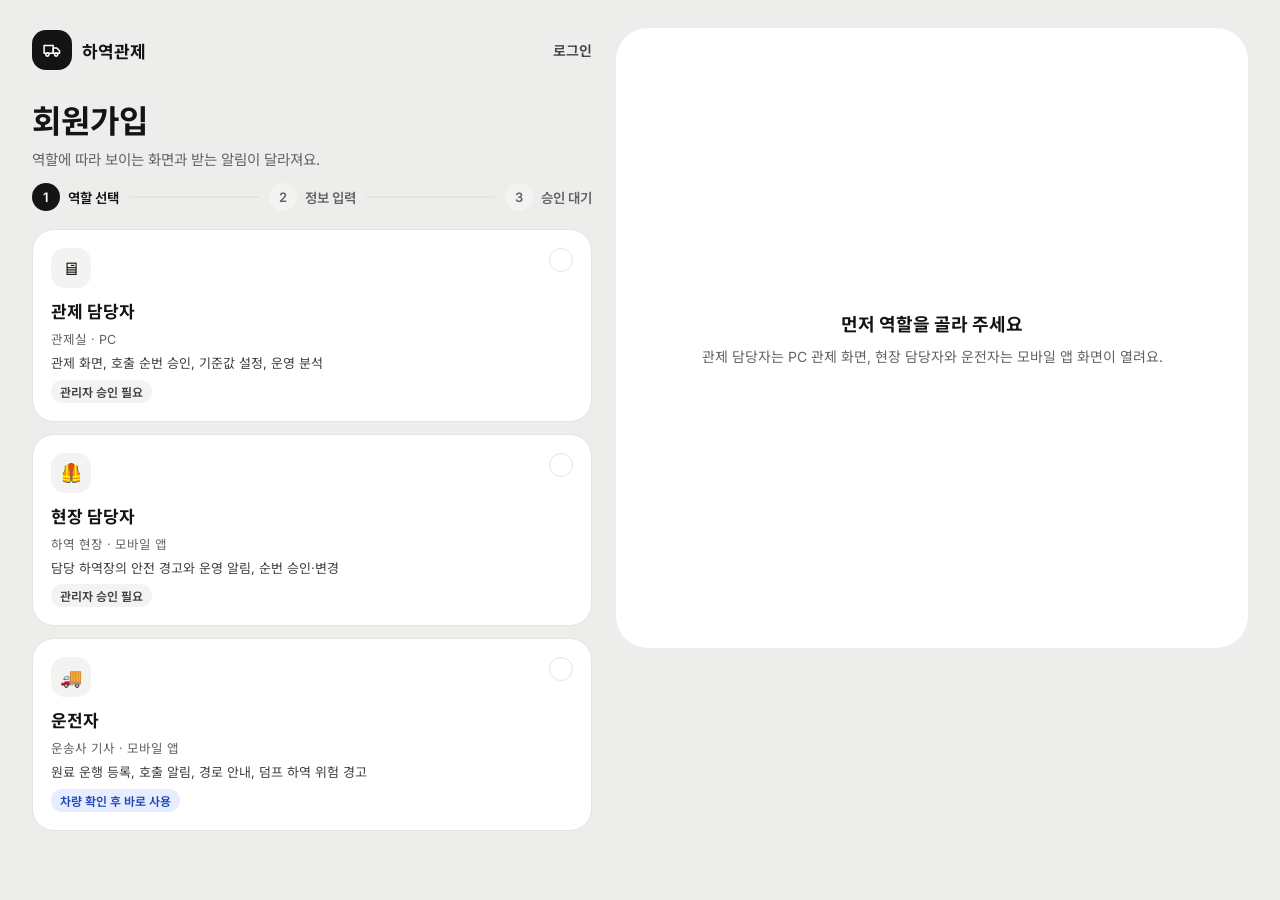
<file: web/signup.html>
<!doctype html>
<!-- 파일 설명: 회원가입 화면 /signup — 역할 고르기 → 정보 입력 → 약관. 관제 · 현장은 관리자 승인 뒤 사용, 운전자는 바로 사용(app/auth.py)
-->
<html lang="ko">
<head>
<meta charset="utf-8">
<meta name="viewport" content="width=device-width,initial-scale=1">
<title>회원가입 · 하역관제</title>
<link rel="preconnect" href="https://fonts.googleapis.com"><link rel="stylesheet" href="https://fonts.googleapis.com/css2?family=Inter:wght@400;500;600;700&family=Noto+Sans+KR:wght@400;500;700&display=swap">
<link rel="stylesheet" href="/web/auth.css">
<style>
.wrap{min-height:100vh;padding:28px 32px 24px;display:grid;grid-template-columns:560px minmax(0,1fr);gap:24px;align-items:start}
.left{display:flex;flex-direction:column;gap:14px}
.top{display:flex;justify-content:space-between;align-items:center} .top a{font-size:14px;font-weight:600;color:var(--ink-2);min-height:44px;display:inline-flex;align-items:center;text-decoration:none}
h1{font-size:32px;margin:10px 0 0} .lead{font-size:14.5px;color:var(--muted);margin:6px 0 0}
.steps{list-style:none;padding:0;margin:14px 0 4px;display:flex;align-items:center;gap:10px}
.steps .st{display:flex;align-items:center;gap:8px;font-size:13.5px;font-weight:600;color:var(--muted)}
.steps .st i{width:28px;height:28px;border-radius:999px;background:var(--soft);color:var(--muted);display:flex;align-items:center;justify-content:center;font-style:normal;font-size:13px}
.steps .st.on{color:var(--ink)} .steps .st.on i{background:var(--ink);color:#fff}
.steps .bar{flex:1;min-width:20px;height:2px;background:var(--line)} .steps .bar.on{background:var(--ink)}
.rolecards{display:flex;flex-direction:column;gap:12px}
.rc{border:1px solid var(--line);border-radius:22px;padding:18px;color:var(--ink);display:flex;flex-direction:column;gap:6px;background:#fff;text-align:left;font:inherit;cursor:pointer;position:relative}
.rc:hover{border-color:var(--ink)} .rc[aria-checked="true"]{border:2px solid var(--ink);padding:17px}
.rc .ic{width:40px;height:40px;border-radius:14px;background:var(--soft);display:flex;align-items:center;justify-content:center;font-size:18px}
.rc .ck{position:absolute;top:18px;right:18px;width:24px;height:24px;border-radius:999px;border:1.5px solid var(--line);display:flex;align-items:center;justify-content:center;font-size:13px;color:#fff}
.rc[aria-checked="true"] .ck{background:var(--ink);border-color:var(--ink)}
.rc b{font-size:17px;margin-top:4px} .rc .w{font-size:12.5px;color:var(--muted)} .rc .d{font-size:13px;color:var(--ink-2);line-height:1.5}
.card{background:#fff;border-radius:32px;padding:32px 36px;display:flex;flex-direction:column;gap:22px;min-height:620px}
.card h2{font-size:20px;margin:0}
.grid{display:grid;grid-template-columns:repeat(3,minmax(0,1fr));gap:16px}
.ph{display:flex;gap:8px} .ph input{flex:1}
fieldset{border:0;padding:0;margin:0} legend{padding:0;font-size:16px;font-weight:700} fieldset p{font-size:13px;color:var(--muted);margin:4px 0 10px}
.tg{display:flex;flex-wrap:wrap;gap:8px} .tg button{min-height:44px;padding:0 18px;border-radius:999px;border:1px solid var(--line);background:#fff;color:var(--ink-2);font:inherit;font-size:14px;font-weight:600;cursor:pointer}
.tg button[aria-pressed="true"]{background:var(--ink);border-color:var(--ink);color:#fff}
.consent{display:flex;flex-direction:column;gap:12px;background:var(--soft-2);border-radius:20px;padding:18px}
.foot{display:flex;align-items:center;justify-content:space-between;gap:12px;margin-top:auto;flex-wrap:wrap} .foot span{font-size:13px;color:var(--muted)} .foot div{display:flex;gap:8px}
.empty{flex:1;display:flex;flex-direction:column;align-items:center;justify-content:center;gap:10px;color:var(--muted);text-align:center;font-size:14px}
.done{flex:1;display:flex;flex-direction:column;align-items:flex-start;justify-content:center;gap:14px}
.done .big{font-size:26px;font-weight:700} .done .who{font-size:14px;color:var(--ink-2)}
.mstep{display:none}
.fld .hint{font-size:12px;color:#1D47B8;font-weight:600}
.done .idbox{font-size:15px;color:var(--ink-2)} .done .idbox b{display:block;font-size:30px;color:var(--ink);letter-spacing:.02em;margin-top:2px}
@media (max-width:900px){
  .wrap{grid-template-columns:minmax(0,1fr);padding:20px 16px 24px;gap:16px}
  h1{font-size:24px} .steps{display:none} .mstep{display:block;font-size:13px;color:var(--muted);font-weight:600}
  .rolecards{flex-direction:row;gap:8px} .rc{flex:1;padding:12px 10px;border-radius:16px;align-items:center;text-align:center;gap:2px}
  .rc[aria-checked="true"]{padding:11px 9px} .rc .ic,.rc .d,.rc .chip,.rc .ck,.rc .w{display:none} .rc b{font-size:15px;margin:0} .rc .w{font-size:11px}
  .card{border-radius:28px;padding:20px;gap:16px;min-height:0} .grid{grid-template-columns:minmax(0,1fr)} .foot div{width:100%} .foot .btn{flex:1}
}
</style>
</head>
<body>
<main class="wrap">
  <section class="left" aria-label="역할 선택">
    <div class="top"><div class="brandrow"><span class="logo" aria-hidden="true"><svg width="20" height="20" viewBox="0 0 24 24" fill="none" stroke="currentColor" stroke-width="1.8" stroke-linecap="round" stroke-linejoin="round"><path d="M2.5 6.5h11v9.5h-11z"/><path d="M13.5 9.5h4.2l3.3 3.4v3.1h-7.5z"/><circle cx="6.5" cy="17.5" r="1.9"/><circle cx="17" cy="17.5" r="1.9"/></svg></span>하역관제</div><a href="/login">로그인</a></div>
    <div><span class="mstep" id="mstep">1 / 3 · 역할 선택</span><h1>회원가입</h1><p class="lead">역할에 따라 보이는 화면과 받는 알림이 달라져요.</p>
      <ol class="steps" aria-label="가입 단계"><li class="st" data-s="1"><i>1</i>역할 선택</li><li class="bar" data-b="1"></li><li class="st" data-s="2"><i>2</i>정보 입력</li><li class="bar" data-b="2"></li><li class="st" data-s="3"><i>3</i>승인 대기</li></ol></div>
    <div class="rolecards" role="radiogroup" aria-label="역할">
      <button class="rc" role="radio" aria-checked="false" data-role="control"><span class="ic" aria-hidden="true">🖥</span><span class="ck" aria-hidden="true">✓</span><b>관제 담당자</b><span class="w">관제실 · PC</span><span class="d">관제 화면, 호출 순번 승인, 기준값 설정, 운영 분석</span><span><span class="chip">관리자 승인 필요</span></span></button>
      <button class="rc" role="radio" aria-checked="false" data-role="field"><span class="ic" aria-hidden="true">🦺</span><span class="ck" aria-hidden="true">✓</span><b>현장 담당자</b><span class="w">하역 현장 · 모바일 앱</span><span class="d">담당 하역장의 안전 경고와 운영 알림, 순번 승인·변경</span><span><span class="chip">관리자 승인 필요</span></span></button>
      <button class="rc" role="radio" aria-checked="false" data-role="driver"><span class="ic" aria-hidden="true">🚚</span><span class="ck" aria-hidden="true">✓</span><b>운전자</b><span class="w">운송사 기사 · 모바일 앱</span><span class="d">원료 운행 등록, 호출 알림, 경로 안내, 덤프 하역 위험 경고</span><span><span class="chip blue">차량 확인 후 바로 사용</span></span></button>
    </div>
  </section>
  <section class="card" id="card" aria-live="polite"></section>
</main>
<script>
const $=s=>document.querySelector(s), esc=s=>String(s??'').replace(/[&<>"]/g,c=>({'&':'&amp;','<':'&lt;','>':'&gt;','"':'&quot;'}[c]));
const RN={control:'관제 담당자',field:'현장 담당자',driver:'운전자'};
let role=null, step=1, hop=new Set();
function setStep(n){ step=n; document.querySelectorAll('.steps .st').forEach(e=>e.classList.toggle('on',+e.dataset.s<=n)); document.querySelectorAll('.steps .bar').forEach(e=>e.classList.toggle('on',+e.dataset.b<n));
  $('#mstep').textContent=n+' / 3 · '+['','역할 선택','정보 입력','승인 대기'][n]; }
const HINT={emp_no:'로그인 아이디로 써요',plate:'로그인 아이디로 써요(예: 82가 1234)'};
const fld=(id,label,attrs,extra)=>'<label class="fld" data-f="'+id+'">'+label+(extra||'<input id="'+id+'" '+(attrs||'')+'>')+(HINT[id]?'<span class="hint">'+HINT[id]+'</span>':'')+'<span class="err" id="e_'+id+'"></span></label>';
const sel=(id,label,opts)=>fld(id,label,'','<select id="'+id+'"><option value="">'+label+' 선택</option>'+opts.map(o=>'<option>'+esc(o)+'</option>').join('')+'</select>');
function form(){
  setStep(2);
  const phone='<label class="fld" data-f="phone">휴대폰 번호<span class="ph"><input id="phone" inputmode="numeric" autocomplete="tel" placeholder="010-0000-0000"><button type="button" class="btn sm" id="verify">인증</button></span><span class="err" id="e_phone"></span></label>';
  const pw=fld('password','비밀번호','type="password" autocomplete="new-password" placeholder="영문·숫자 8자 이상"')+fld('password2','비밀번호 확인','type="password" autocomplete="new-password"');
  let h='<h2>'+RN[role]+' 정보</h2><div class="grid">';
  if(role==='driver') h+=fld('name','이름','autocomplete="name"')+phone+fld('plate','차량번호','placeholder="82가 1234"')+sel('tonnage','톤급',['15t','25t'])+sel('carrier','소속 운송사',['운송사 A','운송사 B'])+'<span></span>'+pw;
  else h+=fld('name','이름','autocomplete="name"')+fld('emp_no','사번','placeholder="영문·숫자"')+sel('dept','소속 부서',role==='control'?['관제실','원료입고팀','물류운영팀']:['원료입고팀','물류운영팀'])+phone+pw;
  h+='</div>';
  if(role==='field') h+='<fieldset><legend>담당 하역장</legend><p>고른 하역장의 안전 경고와 운영 알림을 앱으로 받아요.</p><div class="tg" id="hop">'+[['A','호퍼 A'],['B','호퍼 B'],['C','호퍼 C'],['YARD','대기장']].map(([k,n])=>'<button type="button" data-h="'+k+'" aria-pressed="'+hop.has(k)+'">'+n+'</button>').join('')+'</div><span class="err" id="e_hoppers" style="color:var(--red);font-size:12px;font-weight:600"></span></fieldset>';
  h+='<div class="consent">'+
    '<label class="chk"><input type="checkbox" id="c_terms"><span>[필수] 서비스 이용약관 동의<small class="err" id="e_terms" style="color:var(--red)"></small></span></label>'+
    (role!=='control'?'<label class="chk"><input type="checkbox" id="c_safety" checked><span>[필수] '+(role==='driver'?'호출·안전 알림 받기':'안전 경고 앱 푸시 수신')+'<small>'+(role==='driver'?'끄면 호출을 놓칠 수 있어요':'끄면 덤프 하역 반경 경고를 받을 수 없어요')+'</small><small class="err" id="e_safety" style="color:var(--red)"></small></span></label>':'')+
    (role==='driver'?'<label class="chk"><input type="checkbox" id="c_location"><span>[선택] 위치 신호 공유<small>블루투스 비콘으로 호출·위험 구역 경고에 써요</small></span></label>'
                    :'<label class="chk"><input type="checkbox" id="c_ops"><span>[선택] 운영 알림도 '+(role==='control'?'받기':'앱 푸시로 받기')+'<small>혼잡·작업 지연·대기 초과 알림</small></span></label>')+'</div>';
  h+='<div class="msg" id="msg" role="alert"></div><div class="foot"><span>'+(role==='driver'?'차량번호를 확인하면 바로 쓸 수 있어요.':'신청하면 관리자가 사번과 부서를 확인한 뒤 승인해요.')+'</span><div><button type="button" class="btn" id="prev">이전</button><button type="button" class="btn dark" id="submit">'+(role==='driver'?'가입하고 시작하기':'가입 신청')+'</button></div></div>';
  $('#card').innerHTML=h;
  $('#prev').onclick=()=>{ role=null; document.querySelectorAll('.rc').forEach(b=>b.setAttribute('aria-checked','false')); empty(); };
  $('#verify').onclick=()=>{ $('#msg').className='msg info'; $('#msg').textContent='휴대폰 인증은 다음 단계에서 붙여요(시연에선 생략). 번호만 확인해요.'; };
  if($('#hop')) $('#hop').onclick=e=>{ const b=e.target.closest('[data-h]'); if(!b) return; hop.has(b.dataset.h)?hop.delete(b.dataset.h):hop.add(b.dataset.h); b.setAttribute('aria-pressed',String(hop.has(b.dataset.h))); };
  $('#submit').onclick=submit;
  $('#name').focus();
}
function empty(){ setStep(1); $('#card').innerHTML='<div class="empty"><b style="font-size:18px;color:var(--ink)">먼저 역할을 골라 주세요</b><span>관제 담당자는 PC 관제 화면, 현장 담당자와 운전자는 모바일 앱 화면이 열려요.</span></div>'; }
async function submit(){
  const v=id=>{ const e=$('#'+id); return e?e.value:undefined; }, ck=id=>!!($('#'+id)&&$('#'+id).checked);
  const body={role,name:v('name'),phone:v('phone'),password:v('password'),password2:v('password2'),emp_no:v('emp_no'),dept:v('dept'),
    plate:v('plate'),tonnage:v('tonnage'),carrier:v('carrier'),hoppers:[...hop],consent:{terms:ck('c_terms'),safety:role==='control'?false:ck('c_safety'),ops:ck('c_ops'),location:ck('c_location')}};
  document.querySelectorAll('.err').forEach(e=>e.textContent=''); document.querySelectorAll('.fld').forEach(e=>e.classList.remove('bad')); $('#msg').textContent='';
  $('#submit').disabled=true;
  try{
    const r=await fetch('/api/auth/signup',{method:'POST',headers:{'Content-Type':'application/json'},body:JSON.stringify(body)}), d=await r.json().catch(()=>({}));
    if(r.ok){ done(d); return; }
    if(d.errors){ let first=null; Object.entries(d.errors).forEach(([k,m])=>{ const e=$('#e_'+k); if(e) e.textContent=m; const f=document.querySelector('[data-f="'+k+'"]'); if(f){ f.classList.add('bad'); first=first||f.querySelector('input,select'); } });
      $('#msg').className='msg bad'; $('#msg').textContent=d.detail||'입력을 확인해 주세요.'; if(first) first.focus(); }
    else { $('#msg').className='msg bad'; $('#msg').textContent=d.detail||'가입하지 못했어요.'; }
  }catch(e){ $('#msg').className='msg bad'; $('#msg').textContent='서버에 연결하지 못했어요.'; }
  $('#submit').disabled=false;
}
function done(d){
  setStep(3);
  $('#card').innerHTML='<div class="done"><span class="chip '+(d.status==='active'?'blue':'')+'">'+(d.status==='active'?'사용 가능':'승인 대기')+'</span><div class="big">'+(d.status==='active'?'가입됐어요':'가입 신청을 받았어요')+'</div>'+
    '<div class="idbox">'+RN[d.role]+' · 로그인 아이디<b>'+esc(d.login_id)+'</b></div><div class="msg '+(d.status==='active'?'ok':'info')+'">'+esc(d.message)+'</div>'+
    '<a class="btn dark" href="/login">로그인하러 가기</a></div>';
}
document.querySelectorAll('.rc').forEach(b=>b.addEventListener('click',()=>{ role=b.dataset.role; document.querySelectorAll('.rc').forEach(x=>x.setAttribute('aria-checked',String(x===b))); hop=new Set(); form(); }));
const q=new URLSearchParams(location.search).get('role'); if(q&&RN[q]) document.querySelector('.rc[data-role="'+q+'"]').click(); else empty();   // ?role= 로 바로 ② (링크 · 스크린샷용)
</script>
</body>
</html>
</file>
<file: web/auth.css>
/* 파일 설명: 로그인 · 회원가입 화면 공통 스타일(login.html · signup.html) */
/* 로그인 · 회원가입 · 모바일 공통 (R11, 시안 PC/모바일 로그인 · 회원가입) */
:root{--ink:#141414;--ink-2:#3C4043;--muted:#5F6368;--bg:#EDEDEB;--card:#FFFFFF;--soft:#F3F3F1;--soft-2:#F6F6F4;--line:#E4E4E1;--red:#D7263D;--blue:#1D47B8;--blue-bg:#E6EDFF}
*{box-sizing:border-box}
html,body{margin:0;background:var(--bg);color:var(--ink);font-family:Inter,'Noto Sans KR',system-ui,sans-serif}
a{color:var(--blue)}
.logo{width:40px;height:40px;border-radius:14px;background:var(--ink);color:#fff;display:flex;align-items:center;justify-content:center;flex:none}
.logo.inv{background:#fff;color:var(--ink)}
.brandrow{display:flex;align-items:center;gap:10px;font-size:17px;font-weight:700}
.chip{display:inline-flex;align-items:center;gap:4px;padding:3px 9px;border-radius:999px;font-size:12px;font-weight:600;background:var(--soft);color:var(--ink-2)}
.chip.dark{background:#FFFFFF1F;color:#fff} .chip.blue{background:var(--blue-bg);color:var(--blue)}
.fld{display:flex;flex-direction:column;gap:6px;font-size:13px;color:var(--ink-2);font-weight:600;min-width:0}
.fld input,.fld select{width:100%;min-height:48px;padding:0 14px;border-radius:14px;border:1px solid var(--line);background:#fff;font:inherit;font-size:14.5px;font-weight:500;color:var(--ink)}
.fld input:focus,.fld select:focus{outline:2px solid var(--ink);outline-offset:1px;border-color:var(--ink)}
.fld .err{color:var(--red);font-size:12px;font-weight:600;min-height:0}
.fld.bad input,.fld.bad select{border-color:var(--red)}
.chk{display:flex;gap:10px;align-items:flex-start;font-size:13.5px;min-height:24px;cursor:pointer}
.chk input{width:20px;height:20px;accent-color:var(--ink);flex-shrink:0;margin:0}
.chk small{display:block;font-size:12px;color:var(--muted);font-weight:400;margin-top:2px}
.btn{display:inline-flex;align-items:center;justify-content:center;gap:6px;min-height:52px;padding:0 20px;border-radius:999px;border:1px solid var(--line);background:#fff;color:var(--ink);font:inherit;font-size:15px;font-weight:700;cursor:pointer;text-decoration:none}
.btn.dark{background:var(--ink);border-color:var(--ink);color:#fff} .btn:disabled{opacity:.5;cursor:not-allowed}
.btn.sm{min-height:48px;font-size:13px;padding:0 14px}
.msg{border-radius:14px;padding:12px 14px;font-size:13.5px;font-weight:600;line-height:1.5}
.msg.bad{background:#FBDDE1;color:var(--red)} .msg.ok{background:#DDF0E5;color:#1F7A4F} .msg.info{background:var(--soft-2);color:var(--ink-2);font-weight:500}
.msg:empty{display:none}
.note{display:flex;gap:10px;background:var(--soft-2);border-radius:16px;padding:14px 16px;font-size:13px;color:var(--ink-2);line-height:1.5}
.sr{position:absolute;width:1px;height:1px;overflow:hidden;clip:rect(0 0 0 0)}
</file>
